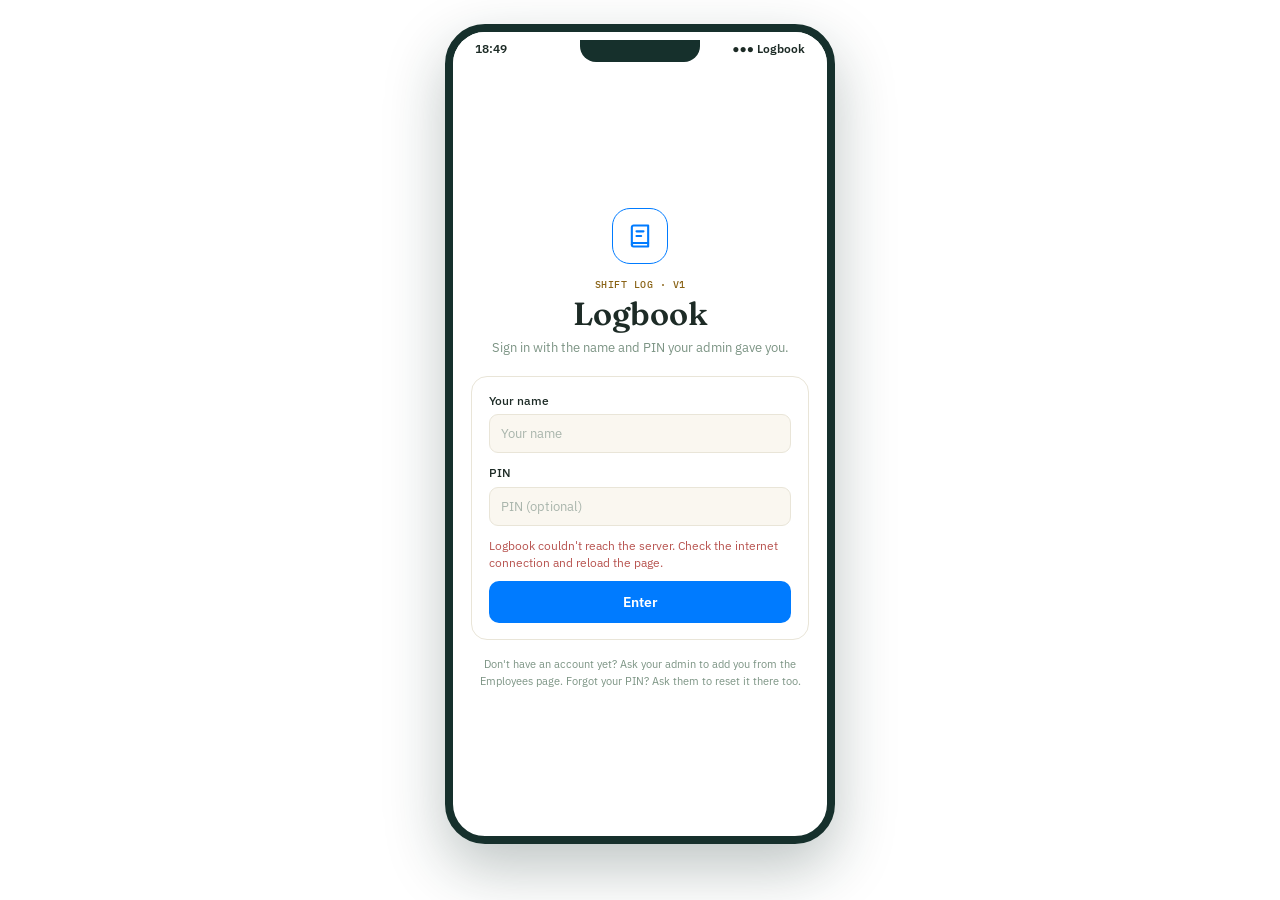
<file: index.html>
<!DOCTYPE html>
<html lang="en">
<head>
<meta charset="UTF-8">
<meta name="viewport" content="width=device-width, initial-scale=1.0, viewport-fit=cover">
<title>Logbook — Tasks, timed right</title>
<meta name="description" content="Logbook: assign and track tasks, log progress, clock attendance and run team reports. Installable, works offline.">

<!-- PWA metadata -->
<link rel="manifest" href="manifest.json">
<meta name="theme-color" content="#FFFFFF">
<meta name="mobile-web-app-capable" content="yes">
<meta name="apple-mobile-web-app-capable" content="yes">
<meta name="apple-mobile-web-app-status-bar-style" content="default">
<meta name="apple-mobile-web-app-title" content="Logbook">
<link rel="apple-touch-icon" href="assets/icons/apple-touch-icon.png">
<link rel="icon" href="assets/icons/favicon-32.png" sizes="32x32" type="image/png">
<link rel="icon" href="assets/icons/favicon-16.png" sizes="16x16" type="image/png">

<!-- iOS launch screens -->
<link rel="apple-touch-startup-image" href="assets/splash/splash-750x1334.png" media="(device-width: 375px) and (device-height: 667px) and (-webkit-device-pixel-ratio: 2) and (orientation: portrait)">
<link rel="apple-touch-startup-image" href="assets/splash/splash-828x1792.png" media="(device-width: 414px) and (device-height: 896px) and (-webkit-device-pixel-ratio: 2) and (orientation: portrait)">
<link rel="apple-touch-startup-image" href="assets/splash/splash-1125x2436.png" media="(device-width: 375px) and (device-height: 812px) and (-webkit-device-pixel-ratio: 3) and (orientation: portrait)">
<link rel="apple-touch-startup-image" href="assets/splash/splash-1170x2532.png" media="(device-width: 390px) and (device-height: 844px) and (-webkit-device-pixel-ratio: 3) and (orientation: portrait)">
<link rel="apple-touch-startup-image" href="assets/splash/splash-1179x2556.png" media="(device-width: 393px) and (device-height: 852px) and (-webkit-device-pixel-ratio: 3) and (orientation: portrait)">
<link rel="apple-touch-startup-image" href="assets/splash/splash-1206x2622.png" media="(device-width: 402px) and (device-height: 874px) and (-webkit-device-pixel-ratio: 3) and (orientation: portrait)">
<link rel="apple-touch-startup-image" href="assets/splash/splash-1242x2208.png" media="(device-width: 414px) and (device-height: 736px) and (-webkit-device-pixel-ratio: 3) and (orientation: portrait)">
<link rel="apple-touch-startup-image" href="assets/splash/splash-1242x2688.png" media="(device-width: 414px) and (device-height: 896px) and (-webkit-device-pixel-ratio: 3) and (orientation: portrait)">
<link rel="apple-touch-startup-image" href="assets/splash/splash-1290x2796.png" media="(device-width: 430px) and (device-height: 932px) and (-webkit-device-pixel-ratio: 3) and (orientation: portrait)">
<link rel="apple-touch-startup-image" href="assets/splash/splash-1320x2868.png" media="(device-width: 440px) and (device-height: 956px) and (-webkit-device-pixel-ratio: 3) and (orientation: portrait)">
<link rel="apple-touch-startup-image" href="assets/splash/splash-1620x2160.png" media="(device-width: 810px) and (device-height: 1080px) and (-webkit-device-pixel-ratio: 2) and (orientation: portrait)">
<link rel="apple-touch-startup-image" href="assets/splash/splash-1640x2360.png" media="(device-width: 820px) and (device-height: 1180px) and (-webkit-device-pixel-ratio: 2) and (orientation: portrait)">
<link rel="apple-touch-startup-image" href="assets/splash/splash-1668x2388.png" media="(device-width: 834px) and (device-height: 1194px) and (-webkit-device-pixel-ratio: 2) and (orientation: portrait)">
<link rel="apple-touch-startup-image" href="assets/splash/splash-2048x2732.png" media="(device-width: 1024px) and (device-height: 1366px) and (-webkit-device-pixel-ratio: 2) and (orientation: portrait)">

<link rel="stylesheet" href="assets/css/style.css">
</head>
<body>

<div class="phone" id="app">
  <div class="notch"></div>
  <div class="statusbar">
    <span id="statusclock">9:41</span>
    <span>●●● Logbook</span>
  </div>

  <!-- ============ SIGN IN ============ -->
  <div id="loginScreen" class="login-screen">
    <div class="login-inner">
      <div class="login-badge" aria-hidden="true">
        <svg viewBox="0 0 24 24" fill="none" stroke="currentColor" stroke-width="1.8" stroke-linecap="round" stroke-linejoin="round"><path d="M5 4.5A1.5 1.5 0 0 1 6.5 3H19v15H6.5A1.5 1.5 0 0 0 5 19.5z"/><path d="M5 19.5A1.5 1.5 0 0 0 6.5 21H19v-3"/><path d="M9 8h6M9 12h4"/></svg>
      </div>
      <div class="login-mark">SHIFT LOG · V1</div>
      <h1 class="login-title">Logbook</h1>
      <p class="login-sub">Sign in with the name and PIN your admin gave you.</p>

      <div class="card login-card" id="newUserRow">
        <div class="field">
          <label for="newUserInput">Your name</label>
          <input type="text" id="newUserInput" placeholder="Your name" maxlength="40" autocomplete="username">
        </div>
        <div class="field">
          <label for="newUserPin">PIN</label>
          <input type="password" inputmode="numeric" pattern="[0-9]*" maxlength="4" id="newUserPin" placeholder="PIN (optional)" autocomplete="current-password">
        </div>
        <p id="loginError" class="error-text" role="alert"></p>
        <button class="btn-primary" id="enterBtn" onclick="attemptLogin()">Enter</button>
      </div>
      <p class="footnote" style="text-align:center;">Don't have an account yet? Ask your admin to add you from the Employees page. Forgot your PIN? Ask them to reset it there too.</p>
    </div>
  </div>

  <!-- ============ APP ============ -->
  <div id="mainScreen" style="display:none;">
    <div class="main-wrap">
      <div class="screen" id="screen">
        <div class="app-header">
          <div class="header-lead">
            <button class="back-btn" id="backBtn" onclick="goBack()" aria-label="Back" title="Back">
              <svg viewBox="0 0 24 24" fill="none" stroke="currentColor" stroke-width="2" stroke-linecap="round" stroke-linejoin="round" aria-hidden="true"><path d="M15 18l-6-6 6-6"/></svg>
            </button>
            <div class="greet">
              <p id="pageKicker">—</p>
              <h1 id="pageTitle">Logbook</h1>
            </div>
          </div>
          <div class="header-actions">
            <button class="bell-btn" id="salesReportBtn" onclick="backToSalesReport()" aria-label="Back to Sales Report" title="Back to Sales Report" style="display:none;">
              <svg viewBox="0 0 24 24" fill="none" stroke="currentColor" stroke-width="1.8" stroke-linecap="round" stroke-linejoin="round" aria-hidden="true"><path d="M10 7H6a2 2 0 0 0-2 2v9a2 2 0 0 0 2 2h9a2 2 0 0 0 2-2v-4"/><path d="M14 4h6v6M20 4l-9 9"/></svg>
            </button>
            <button class="bell-btn" id="bellBtn" onclick="toggleNotifPanel()" aria-label="Notifications">
              <svg viewBox="0 0 24 24" fill="none" stroke="currentColor" stroke-width="1.8" stroke-linecap="round" stroke-linejoin="round" aria-hidden="true"><path d="M6 16V11a6 6 0 1 1 12 0v5l1.5 2.5h-15z"/><path d="M10 21h4"/></svg>
              <span class="bell-badge" id="bellBadge" style="display:none;">0</span>
            </button>
            <button class="avatar" id="avatarBtn" onclick="setTab('more')" aria-label="Account and more">
              <span id="avatarInitials" aria-hidden="true">LB</span>
              <span class="sr-only">Signed in as <b id="whoName"></b></span>
            </button>
          </div>
        </div>
        <div id="notifPanel" class="notif-panel" style="display:none;"></div>

        <main id="mainContent"></main>
      </div>

      <!-- ---------- TAB BAR ---------- -->
      <nav class="tabbar" id="tabBar" aria-label="Logbook sections">
        <button class="tab active" data-tab="mine" onclick="setTab('mine')" aria-label="Assigned to me">
          <svg viewBox="0 0 24 24" fill="none" stroke="currentColor" stroke-width="1.8" stroke-linecap="round" stroke-linejoin="round" aria-hidden="true"><rect x="5" y="4" width="14" height="17" rx="2"/><path d="M9 4V3h6v1M9 13l2 2 4-4"/></svg>
          <span>My tasks</span>
        </button>
        <button class="tab" data-tab="byme" onclick="setTab('byme')" aria-label="Assigned by me">
          <svg viewBox="0 0 24 24" fill="none" stroke="currentColor" stroke-width="1.8" stroke-linecap="round" stroke-linejoin="round" aria-hidden="true"><path d="M20 4 10.5 13.5M20 4l-6 16-3.5-6.5L4 10z"/></svg>
          <span>Given</span>
        </button>
        <button class="tab" data-tab="team" onclick="setTab('team')" aria-label="Team board">
          <svg viewBox="0 0 24 24" fill="none" stroke="currentColor" stroke-width="1.8" stroke-linecap="round" stroke-linejoin="round" aria-hidden="true"><circle cx="9" cy="8" r="3.2"/><path d="M3 20c.4-3.4 2.8-5.5 6-5.5s5.6 2.1 6 5.5"/><path d="M15.5 5.2a3.2 3.2 0 0 1 0 5.6M17.5 14.8c2 .6 3.2 2.4 3.5 5.2"/></svg>
          <span>Team</span>
        </button>
        <button class="tab" data-tab="new" onclick="setTab('new')" aria-label="Assign task">
          <svg viewBox="0 0 24 24" fill="none" stroke="currentColor" stroke-width="1.8" stroke-linecap="round" stroke-linejoin="round" aria-hidden="true"><rect x="3.5" y="3.5" width="17" height="17" rx="3"/><path d="M12 8v8M8 12h8"/></svg>
          <span>Assign</span>
        </button>
        <button class="tab" data-tab="attendance" onclick="setTab('attendance')" aria-label="Attendance">
          <svg viewBox="0 0 24 24" fill="none" stroke="currentColor" stroke-width="1.8" stroke-linecap="round" stroke-linejoin="round" aria-hidden="true"><circle cx="12" cy="12" r="9"/><path d="M12 7v5l3.5 2"/></svg>
          <span>Time</span>
        </button>
        <button class="tab" data-tab="more" onclick="setTab('more')" aria-label="More">
          <svg viewBox="0 0 24 24" fill="none" stroke="currentColor" stroke-width="1.8" stroke-linecap="round" stroke-linejoin="round" aria-hidden="true"><path d="M4 7h16M4 12h16M4 17h10"/></svg>
          <span>More</span>
        </button>
      </nav>
    </div>
  </div>

  <div class="toast" id="toast" role="status" aria-live="polite"></div>
</div>

<noscript><p style="padding:24px;text-align:center;">Logbook needs JavaScript to run.</p></noscript>

<script src="assets/js/config.js"></script>
<script src="assets/js/store.js"></script>
<script src="assets/js/app.js"></script>
<script src="assets/js/import-excel.js"></script>
<script src="assets/js/pwa.js" defer></script>
</body>
</html>
</file>
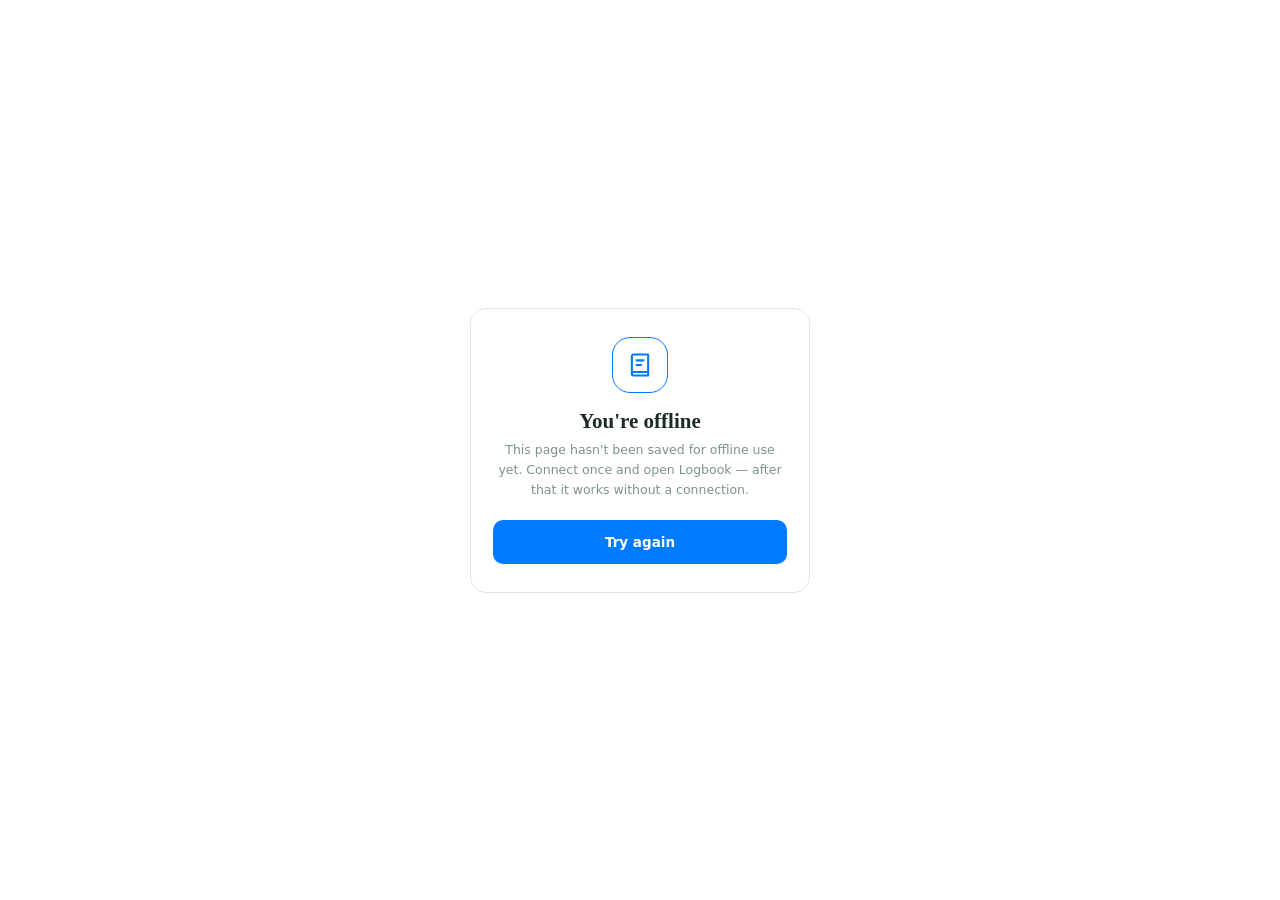
<file: offline.html>
<!DOCTYPE html>
<html lang="en">
<head>
<meta charset="UTF-8">
<meta name="viewport" content="width=device-width, initial-scale=1.0, viewport-fit=cover">
<meta name="theme-color" content="#FFFFFF">
<title>Offline — Logbook</title>
<style>
  :root{--ink:#1D2B26;--cream:#FAF7F0;--panel:#FFFFFF;--deep:#16302C;--deep-2:#1F3F39;--sage:#7C9484;--amber:#D9A22C;--line:#E9E5D8;}
  *{box-sizing:border-box;}
  html,body{margin:0;height:100%;}
  body{
    background:var(--panel);color:var(--ink);
    font-family:'IBM Plex Sans',system-ui,-apple-system,'Segoe UI',Roboto,Arial,sans-serif;
    display:flex;align-items:center;justify-content:center;text-align:center;
    padding:max(24px,env(safe-area-inset-top)) max(24px,env(safe-area-inset-right)) max(24px,env(safe-area-inset-bottom)) max(24px,env(safe-area-inset-left));
  }
  main{width:100%;max-width:340px;border:1px solid var(--line);border-radius:16px;padding:28px 22px;}
  .mark{
    width:56px;height:56px;border-radius:18px;margin:0 auto 16px;
    background:#FFFFFF;color:#007BFF;border:1.5px solid #007BFF;
    display:flex;align-items:center;justify-content:center;
  }
  .mark svg{width:28px;height:28px;}
  h1{font-family:'Fraunces',Georgia,serif;font-size:21px;font-weight:600;margin:0 0 6px;}
  p{color:var(--sage);font-size:12.5px;line-height:1.6;margin:0 auto 20px;}
  button{
    width:100%;background:#007BFF;color:#FFFFFF;border:none;border-radius:10px;
    padding:12px;font-family:inherit;font-size:13.5px;font-weight:600;cursor:pointer;min-height:44px;
  }
  button:hover,button:active{background:#0069D9;}
  button:focus-visible{outline:2px solid var(--amber);outline-offset:2px;}
</style>
</head>
<body>
  <main>
    <div class="mark" aria-hidden="true">
      <svg viewBox="0 0 24 24" fill="none" stroke="currentColor" stroke-width="1.8" stroke-linecap="round" stroke-linejoin="round"><path d="M5 4.5A1.5 1.5 0 0 1 6.5 3H19v15H6.5A1.5 1.5 0 0 0 5 19.5z"/><path d="M5 19.5A1.5 1.5 0 0 0 6.5 21H19v-3"/><path d="M9 8h6M9 12h4"/></svg>
    </div>
    <h1>You're offline</h1>
    <p>This page hasn't been saved for offline use yet. Connect once and open Logbook — after that it works without a connection.</p>
    <button type="button" onclick="location.reload()">Try again</button>
  </main>
  <script>
    // Come back automatically the moment the connection returns.
    window.addEventListener('online', function(){ location.reload(); });
  </script>
</body>
</html>
</file>
<file: assets/css/style.css>
/* LOGBOOK — Meridian design language.
 * Same tokens, type, cards, rows, badges, forms and bottom tab bar as the
 * Meridian app; every class below is driven by Logbook's own markup/data. */
/* ---------- FONTS (bundled, so the app looks the same offline) ---------- */
@font-face{font-family:'Fraunces'; font-style:normal; font-weight:500; font-display:swap; src:url('../fonts/fraunces-latin-500-normal.woff2') format('woff2');}
@font-face{font-family:'Fraunces'; font-style:normal; font-weight:600; font-display:swap; src:url('../fonts/fraunces-latin-600-normal.woff2') format('woff2');}
@font-face{font-family:'Fraunces'; font-style:normal; font-weight:700; font-display:swap; src:url('../fonts/fraunces-latin-700-normal.woff2') format('woff2');}
@font-face{font-family:'IBM Plex Sans'; font-style:normal; font-weight:400; font-display:swap; src:url('../fonts/ibm-plex-sans-latin-400-normal.woff2') format('woff2');}
@font-face{font-family:'IBM Plex Sans'; font-style:normal; font-weight:500; font-display:swap; src:url('../fonts/ibm-plex-sans-latin-500-normal.woff2') format('woff2');}
@font-face{font-family:'IBM Plex Sans'; font-style:normal; font-weight:600; font-display:swap; src:url('../fonts/ibm-plex-sans-latin-600-normal.woff2') format('woff2');}
@font-face{font-family:'IBM Plex Sans'; font-style:normal; font-weight:700; font-display:swap; src:url('../fonts/ibm-plex-sans-latin-700-normal.woff2') format('woff2');}
@font-face{font-family:'IBM Plex Mono'; font-style:normal; font-weight:500; font-display:swap; src:url('../fonts/ibm-plex-mono-latin-500-normal.woff2') format('woff2');}

:root{
  /* ---- Meridian tokens ---- */
  --ink:#1D2B26;
  --cream:#FAF7F0;
  --panel:#FFFFFF;
  --deep:#16302C;
  --deep-2:#1F3F39;
  --sage:#7C9484;
  --sage-soft:#E4EBE4;
  --amber:#D9A22C;
  --amber-soft:#F6E7C4;
  --line:#E9E5D8;
  --red:#B85450;
  --red-soft:#F4DEDD;
  --ok-ink:#3C5A48;
  --warn-ink:#8A6417;
  --btn:#007BFF;
  --btn-hover:#0069D9;
  --btn-text:#FFFFFF;

  /* ---- names the app script already uses inline, mapped onto the tokens ---- */
  --bg:var(--panel);
  --panel-2:var(--cream);
  --text:var(--ink);
  --muted:var(--sage);
  --rust:var(--red);
  --teal:var(--ok-ink);
  --steel:#5E7568;
  --blue:var(--deep);
  --blue-dark:var(--deep);
  --blue-light:var(--deep-2);

  /* Mobile-first: phones show the app full screen; tablets and desktops show the same
     phone layout inside Meridian's device frame (390 x 820). */
  --frame-w:390px;
  --frame-h:820px;
}
*{box-sizing:border-box; margin:0; padding:0;}
html,body{height:100%;}
body{
  font-family:'IBM Plex Sans', sans-serif;
  background:#FFFFFF;
  color:var(--ink);
  -webkit-font-smoothing:antialiased;
  display:flex;
  flex-direction:column;
  align-items:center;
  justify-content:flex-start;
  padding:24px 0;
  min-height:100vh;
  font-size:13px;
  line-height:1.45;
}
::selection{background:var(--amber-soft); color:var(--deep);}
h1,h2,h3,h4,.display{font-family:'Fraunces', serif; font-weight:600; letter-spacing:0; text-transform:none;}
.mono{font-family:'IBM Plex Mono', monospace; font-weight:500;}
button{font-family:inherit; cursor:pointer; color:inherit;}
input,select,textarea{font-family:inherit;}
b{font-weight:600;}
.sr-only{position:absolute; width:1px; height:1px; overflow:hidden; clip:rect(0 0 0 0); white-space:nowrap;}

/* ---------- FRAME ---------- */
.phone{
  width:var(--frame-w);
  max-width:94vw;
  background:var(--panel);
  border-radius:40px;
  border:8px solid var(--deep);
  box-shadow:0 24px 60px rgba(22,48,44,0.28);
  overflow:hidden;
  position:relative;
  height:var(--frame-h);
  max-height:92vh;
  display:flex;
  flex-direction:column;
  flex-shrink:0;
}
.notch{
  position:absolute; top:8px; left:50%; transform:translateX(-50%);
  width:120px; height:22px; background:var(--deep); border-radius:0 0 16px 16px;
  z-index:20;
}
.statusbar{
  height:34px; flex-shrink:0;
  display:flex; align-items:center; justify-content:space-between;
  padding:0 22px; font-size:12px; font-weight:600; color:var(--ink);
  background:var(--panel);
}
/* ---------- REAL MOBILE / INSTALLED APP: DROP THE FRAME ---------- */
@media (max-width: 480px), (display-mode: standalone) {
  body{padding:0; align-items:stretch; height:100vh; height:100dvh; min-height:0;}
  .phone{
    width:100%; max-width:100%;
    height:auto; max-height:none; min-height:0; flex:1 1 auto;
    border:none; border-radius:0; box-shadow:none;
  }
  .notch{display:none;}
  .statusbar{display:none;}
}

#mainScreen{flex:1; min-height:0;}
.main-wrap{height:100%; display:flex; flex-direction:column;}
.screen{
  flex:1; overflow-y:auto; -webkit-overflow-scrolling:touch;
  padding:0 18px 18px;
  background:var(--panel);
  position:relative;
  container-type:inline-size;
}
.screen::-webkit-scrollbar{display:none;}
.screen{scrollbar-width:none;}

/* installed app on a large screen: no frame, but keep the phone-width column */
@media (min-width: 900px) and (display-mode: standalone){
  .app-header, #mainContent, .tabbar{width:100%; max-width:480px; margin-left:auto; margin-right:auto;}
  .tabbar{max-width:none;}
}

/* ---------- APP HEADER ---------- */
.app-header{
  display:flex; justify-content:space-between; align-items:center; gap:12px;
  padding:6px 2px 16px;
}
.app-header .greet{min-width:0;}
.header-lead{display:flex; align-items:center; gap:10px; min-width:0;}
.back-btn{
  width:36px; height:36px; border-radius:50%; border:none; flex-shrink:0;
  background:var(--btn); color:var(--btn-text);
  display:flex; align-items:center; justify-content:center;
}
.back-btn:hover{background:var(--btn-hover);}
.back-btn:disabled{opacity:0.45; cursor:default;}
.back-btn svg{width:18px; height:18px;}
.app-header .greet p{font-size:11px; color:var(--sage); font-weight:500;}
.app-header .greet h1{font-size:21px; font-weight:600; margin-top:1px; overflow-wrap:anywhere;}
.kicker-back{
  background:none; border:none; padding:0; font-size:11px; font-weight:600; color:var(--sage);
  display:inline-flex; align-items:center; gap:3px;
}
.kicker-back:hover{color:var(--deep);}
.kicker-back svg{width:12px; height:12px;}
.header-actions{display:flex; align-items:center; gap:10px; flex-shrink:0;}
.avatar{
  width:36px; height:36px; border-radius:50%; border:none;
  background:var(--amber-soft);
  display:flex; align-items:center; justify-content:center;
  font-family:'Fraunces', serif; font-weight:600; color:var(--deep); font-size:13px;
  flex-shrink:0;
}
.bell-btn{
  position:relative; width:36px; height:36px; border-radius:50%;
  border:1px solid var(--line); background:var(--cream); color:var(--deep);
  display:flex; align-items:center; justify-content:center;
}
.bell-btn svg{width:18px; height:18px;}
.bell-badge{
  position:absolute; top:-4px; right:-4px; background:var(--red); color:#fff;
  font-size:9px; font-weight:700; border-radius:9px; padding:1px 4px; min-width:16px; text-align:center;
  border:2px solid var(--panel);
}

/* ---------- NOTIFICATIONS ---------- */
.notif-panel{
  position:absolute; right:18px; top:52px; width:320px; max-width:calc(100% - 36px);
  background:var(--panel); border:1px solid var(--line); border-radius:16px;
  box-shadow:0 14px 34px rgba(22,48,44,0.18); z-index:60; max-height:400px; overflow-y:auto;
}
.notif-panel-head{display:flex; justify-content:space-between; align-items:center; padding:13px 16px 9px;}
.notif-panel-head span{font-family:'Fraunces', serif; font-size:15px; font-weight:600;}
.notif-item{padding:10px 16px; border-top:1px solid var(--line); font-size:12.5px;}
.notif-item.unread{background:var(--cream); font-weight:500;}
.notif-item .ts{color:var(--sage); font-size:10.5px; margin-top:3px;}

#mainContent{animation:fade .18s ease;}
@keyframes fade{from{opacity:0; transform:translateY(4px);} to{opacity:1; transform:translateY(0);}}

/* ---------- SIGN IN ---------- */
.login-screen{
  flex:1; min-height:0; overflow-y:auto; display:flex; flex-direction:column; align-items:center; justify-content:center;
  padding:28px 18px;
}
.login-inner{width:100%; max-width:354px; text-align:center;}
.login-badge{
  width:56px; height:56px; border-radius:18px; margin:0 auto 14px;
  background:#FFFFFF; color:var(--btn); border:1.5px solid var(--btn);
  display:flex; align-items:center; justify-content:center;
}
.login-badge svg{width:28px; height:28px;}
.login-mark{font-family:'IBM Plex Mono', monospace; font-size:10px; letter-spacing:0.5px; color:var(--warn-ink); margin-bottom:4px;}
.login-title{font-size:32px; font-weight:600; line-height:1.1;}
.login-sub{color:var(--sage); font-size:12.5px; margin:6px auto 20px; max-width:300px;}
.login-card{text-align:left;}
#loginError{display:block; margin:0 0 10px; min-height:0;}
#loginError:empty{display:none;}

/* ---------- HERO (clock in / out) ---------- */
.hero{
  background:#FFFFFF;
  border:1px solid var(--line);
  border-radius:20px;
  padding:20px;
  color:var(--ink);
  margin-bottom:16px;
  position:relative;
  overflow:hidden;
}
.hero::after{
  content:""; position:absolute; right:-30px; top:-30px;
  width:120px; height:120px; border-radius:50%;
  border:1px solid rgba(217,162,44,0.25);
}
.hero .label{font-family:'IBM Plex Mono', monospace; font-size:10px; letter-spacing:0.5px; color:var(--warn-ink); margin-bottom:6px;}
.hero .time{font-family:'Fraunces', serif; font-size:32px; font-weight:600; font-variant-numeric:tabular-nums;}
.hero .sub{font-size:12px; color:var(--sage); margin-top:4px; margin-bottom:16px;}
.checkin-btn{
  width:100%; background:var(--btn); color:var(--btn-text); border:none;
  padding:13px; border-radius:12px; font-weight:600; font-size:14px; cursor:pointer;
  z-index:1; position:relative;
}
.checkin-btn:disabled{opacity:0.6; cursor:default;}
.checkin-btn.checked{background:var(--btn); color:var(--btn-text); border:1px solid var(--btn);}
.checkin-btn:hover{background:var(--btn-hover);}

/* ---------- STAT STRIP ---------- */
.stat-strip{display:flex; gap:10px; margin-bottom:16px; overflow-x:auto;}
.stat-strip::-webkit-scrollbar{display:none;}
.stat-strip{scrollbar-width:none;}
.stat-box{
  flex:1 0 auto; min-width:98px;
  border:1px solid var(--line); border-radius:14px; padding:12px 14px;
}
.stat-box .num{font-family:'Fraunces', serif; font-size:20px; font-weight:600; color:var(--ink);}
.stat-box .lbl{font-size:10.5px; color:var(--sage); margin-top:2px;}

/* ---------- CARDS ---------- */
.card, .form-card, .task, .status-row, .emp-row{
  border:1px solid var(--line); border-radius:16px; padding:16px 17px; margin-bottom:14px;
  background:var(--panel);
}
.card h3, .form-card h3{
  font-size:15px; font-weight:600;
  margin-bottom:10px; display:flex; justify-content:space-between; align-items:center; gap:10px;
}
.section-head{
  display:flex; align-items:center; justify-content:space-between; gap:10px; flex-wrap:wrap;
  margin:6px 2px 10px;
}
.section-head h2{font-size:15px !important; font-weight:600;}
.section-head .count{font-size:11px; color:var(--sage); font-weight:500;}
.lede{color:var(--sage); font-size:12px; line-height:1.6; margin:-2px 2px 14px;}
.footnote{font-size:10.5px; color:var(--sage); line-height:1.6; padding:2px 2px 4px;}
.toolbar{display:flex; gap:8px; flex-wrap:wrap; align-items:center;}

/* ---------- ROWS (Meridian row-item) ---------- */
.row-item{
  display:flex; justify-content:space-between; align-items:center; gap:10px;
  padding:9px 0; border-bottom:1px solid var(--line); font-size:13px;
}
.row-item:last-child{border-bottom:none;}
.pname{font-weight:500;}
.psub{color:var(--sage); font-size:11.5px; margin-top:1px;}
.mini-row{display:flex; justify-content:space-between; gap:12px; font-size:12px; padding:5px 0; color:var(--ink);}
.mini-row span:first-child{color:var(--sage); flex-shrink:0;}
.mini-row span:last-child{text-align:right;}
button.row-item{width:100%; background:none; border:none; border-bottom:1px solid var(--line); text-align:left; font-family:inherit;}
button.row-item:last-child{border-bottom:none;}
.row-lead{display:flex; align-items:center; gap:12px; min-width:0;}
.row-icon{
  width:34px; height:34px; border-radius:11px; background:var(--sage-soft); color:var(--deep);
  display:flex; align-items:center; justify-content:center; flex-shrink:0;
}
.row-icon svg{width:18px; height:18px;}
.row-chev{color:var(--sage); flex-shrink:0; display:flex;}
.row-chev svg{width:15px; height:15px;}
.row-item.danger .pname{color:var(--red);}
.row-item.danger .row-icon{background:var(--red-soft); color:var(--red);}

/* ---------- BADGES ---------- */
.badge{
  font-size:10.5px; font-weight:600; padding:4px 9px; border-radius:20px; white-space:nowrap;
  display:inline-flex; align-items:center; gap:5px;
}
.badge svg{width:11px; height:11px;}
.badge.ok, .badge.completed{background:var(--sage-soft); color:var(--ok-ink);}
.badge.pending, .badge.in_progress, .badge.stale{background:var(--amber-soft); color:var(--warn-ink);}
.badge.no, .badge.overdue{background:var(--red-soft); color:var(--red);}
.badge.open, .badge.repeat{background:var(--cream); color:var(--deep); border:1px solid var(--line);}
.admin-badge{
  font-size:10px; font-weight:600; padding:3px 8px; border-radius:20px;
  background:var(--amber-soft); color:var(--warn-ink); display:inline-block; vertical-align:1px;
}
.admin-badge.role{background:var(--sage-soft); color:var(--ok-ink);}
.swatch{width:9px; height:9px; border-radius:50%; display:inline-block; flex-shrink:0;}
.status-select{
  width:auto !important; max-width:180px;
  border:1px solid var(--line); border-radius:20px !important;
  padding:4px 9px !important; font-size:10.5px !important; font-weight:600;
}

/* ---------- TASK CARD ---------- */
.task-top{display:flex; justify-content:space-between; gap:14px; align-items:flex-start;}
.task-title{font-size:14px; font-weight:600; margin-bottom:6px; overflow-wrap:anywhere;}
.task-meta{font-size:11.5px; color:var(--sage); display:flex; gap:6px 8px; flex-wrap:wrap; align-items:center;}
.task-meta b{color:var(--ink); font-weight:500;}
.task-meta .sep{opacity:0.5;}
.task-meta .mono{font-size:11px;}
.task-desc{font-size:12.5px; color:var(--steel); margin-top:9px; overflow-wrap:anywhere; white-space:pre-line;}
.task .task{margin-bottom:10px;}
.gauge{position:relative; width:44px; height:44px; flex-shrink:0;}
.gauge svg{transform:rotate(-90deg);}
.gauge-val{
  position:absolute; inset:0; display:flex; align-items:center; justify-content:center;
  font-family:'IBM Plex Mono', monospace; font-size:10.5px; font-weight:500;
}
.progress-track{background:var(--sage-soft); border-radius:5px; height:6px; margin-top:12px; overflow:hidden;}
.progress-fill{height:100%; background:var(--amber); border-radius:5px; transition:width .3s;}
.task-actions{display:flex; gap:8px; margin-top:12px; flex-wrap:wrap;}

/* ---------- BUTTONS ---------- */
.btn-primary, .btn-amber, .btn-blue{
  background:var(--btn); color:var(--btn-text); border:none;
  padding:12px 16px; border-radius:10px; font-weight:600; font-size:13.5px; cursor:pointer;
  display:inline-flex; align-items:center; justify-content:center; gap:7px; white-space:nowrap;
}
.btn-primary, .btn-amber{width:100%;}
.btn-primary svg, .btn-amber svg, .btn-blue svg{width:16px; height:16px;}
.btn-primary:hover, .btn-amber:hover, .btn-blue:hover{background:var(--btn-hover);}
.btn-primary:disabled, .btn-amber:disabled, .btn-blue:disabled, .btn-sm:disabled{opacity:0.45; cursor:default;}
.btn-blue-outline{background:var(--btn); color:var(--btn-text); border:1px solid var(--btn);}
.btn-blue-outline:hover{background:var(--btn-hover);}
.btn-blue-sm{padding:6px 11px; border-radius:8px; font-size:11.5px;}
.btn-sm{
  font-size:11.5px; color:var(--btn-text); border:1px solid var(--btn); padding:6px 10px;
  border-radius:8px; background:var(--btn); font-weight:600; white-space:nowrap;
  display:inline-flex; align-items:center; justify-content:center; gap:5px; flex:0 0 auto !important; min-width:0 !important;
}
.btn-sm svg{width:13px; height:13px;}
.btn-sm:hover{background:var(--btn-hover); border-color:var(--btn-hover);}
.btn-sm.primary, .btn-sm.done, .btn-sm.danger{background:var(--btn); color:var(--btn-text); border-color:var(--btn);}
.btn-sm.primary:hover, .btn-sm.done:hover, .btn-sm.danger:hover{background:var(--btn-hover); border-color:var(--btn-hover);}
.report-toolbar{display:flex; gap:8px; flex-wrap:wrap; margin-top:14px;}

/* ---------- FORMS ---------- */
.field{margin-bottom:12px;}
.field label, .field-label{font-size:11.5px; font-weight:500; display:block; margin-bottom:5px; color:var(--ink);}
input[type=text], input[type=password], input[type=number], input[type=date], textarea, select{
  width:100%; border:1px solid var(--line); border-radius:9px; padding:10px 11px;
  font-family:'IBM Plex Sans', sans-serif; font-size:13px; background:var(--cream); color:var(--ink);
}
textarea{resize:vertical; min-height:60px;}
input::placeholder, textarea::placeholder{color:#A9B5AC;}
input[type=checkbox]{width:auto; accent-color:var(--deep);}
input[type=color]{
  -webkit-appearance:none; appearance:none; width:42px; height:40px; padding:3px; flex:0 0 42px !important; min-width:0 !important;
  background:var(--cream); border:1px solid var(--line); border-radius:9px; cursor:pointer;
}
input[type=color]::-webkit-color-swatch-wrapper{padding:0;}
input[type=color]::-webkit-color-swatch{border:none; border-radius:6px;}
.form-row{display:flex; gap:10px; margin-bottom:12px; flex-wrap:wrap; align-items:flex-end;}
.form-row > *{flex:1; min-width:120px;}
.check-label{display:flex; align-items:center; gap:7px; font-size:12px; color:var(--steel); cursor:pointer;}
.search-box{position:relative;}
.search-box svg{position:absolute; left:12px; top:50%; transform:translateY(-50%); width:16px; height:16px; color:var(--sage); pointer-events:none;}
.search-box input{padding-left:36px;}
input[type=search]{
  width:100%; border:1px solid var(--line); border-radius:9px; padding:10px 11px 10px 36px;
  font-family:'IBM Plex Sans', sans-serif; font-size:13px; background:var(--cream); color:var(--ink); -webkit-appearance:none; appearance:none;
}
.search-results{border:1px solid var(--line); border-radius:14px; padding:2px 12px; margin-top:8px; background:var(--panel);}
.search-results .avatar{width:32px; height:32px; font-size:12px;}
.team-search{margin-bottom:14px;}
.assign-toggle{display:flex; gap:4px; margin-bottom:14px; background:var(--cream); border:1px solid var(--line); border-radius:12px; padding:4px;}
.assign-toggle button{
  flex:1; padding:9px; border-radius:9px; border:none; background:transparent;
  color:var(--sage); font-size:12.5px; font-weight:600;
}
.assign-toggle button.active{background:var(--btn); color:var(--btn-text);}
.assign-toggle button:disabled{opacity:0.45; cursor:default;}
.self-assign-note{
  font-size:12px; color:var(--ok-ink); background:var(--sage-soft);
  border-radius:9px; padding:10px 11px; align-self:stretch;
}
.update-form{margin-top:12px; padding-top:12px; border-top:1px dashed var(--line); display:none;}
.update-form.show{display:block;}
.error-text{color:var(--red); font-size:11.5px; margin-top:6px; display:none;}
.form-msg{margin-top:10px; font-size:12px; color:var(--ok-ink); background:var(--sage-soft); padding:8px 11px; border-radius:9px;}
.form-msg.error{background:var(--red-soft); color:var(--red);}
.file-input{font-size:12px; max-width:100%; color:var(--steel);}
.file-input::file-selector-button{
  font-family:inherit; font-size:11.5px; font-weight:600; color:var(--btn-text); background:var(--btn);
  border:1px solid var(--btn); border-radius:8px; padding:6px 10px; margin-right:8px; cursor:pointer;
}

/* ---------- ACTIVITY LOG ---------- */
.log-list{margin-top:12px; padding-top:8px; border-top:1px dashed var(--line);}
.log-entry{display:flex; gap:10px; font-size:11.5px; color:var(--steel); padding:5px 0; align-items:baseline;}
.log-entry .ts{font-family:'IBM Plex Mono', monospace; font-size:10.5px; color:var(--sage); flex-shrink:0;}
.log-link{background:none; border:none; color:var(--sage); font-size:11px; font-weight:500; text-decoration:underline; text-underline-offset:2px; padding:0; white-space:nowrap;}
.log-link:hover{color:var(--deep);}
.log-link.danger:hover{color:var(--red);}
.comment-form{margin-top:10px; display:flex; flex-direction:column; align-items:flex-start; gap:8px;}
.comment-form textarea{min-height:56px;}
.log-entry-edit{background:var(--cream); border-radius:12px; padding:12px; margin:6px 0;}

/* ---------- TABLES ---------- */
.table-card{border:1px solid var(--line); border-radius:16px; overflow-x:auto; margin-bottom:14px; background:var(--panel);}
.roster-table{width:100%; border-collapse:collapse;}
.roster-table th{
  text-align:left; font-size:10.5px; color:var(--sage); font-weight:600; white-space:nowrap;
  padding:11px 12px 9px; border-bottom:1px solid var(--line); background:var(--cream);
}
.roster-table td{padding:10px 12px; border-bottom:1px solid var(--line); font-size:12.5px; vertical-align:middle;}
.roster-table td.mono{font-size:11.5px; white-space:nowrap;}
.roster-table tr:last-child td{border-bottom:none;}
.roster-table a{color:var(--deep); font-weight:500;}
.roster-table td.expand{background:var(--cream); padding:14px;}
.name-cell{font-weight:500; white-space:nowrap;}
.row-actions{display:flex; gap:6px; flex-wrap:nowrap;}
.mini-bar-track{background:var(--sage-soft); border-radius:5px; height:6px; width:80px; overflow:hidden;}
.mini-bar-fill{height:100%; border-radius:5px;}

/* ---------- LISTS: statuses of people / departments ---------- */
.status-row, .emp-row{display:flex; align-items:center; gap:12px; padding:12px 14px; margin-bottom:10px; flex-wrap:wrap;}
.status-row .st-name{flex:1; font-weight:500; font-size:13px;}
.sub-row{display:flex; align-items:center; gap:10px; padding:8px 11px; background:var(--cream); border-radius:10px;}
.emp-row .emp-main{flex:1; min-width:140px;}
.emp-row .emp-name{font-weight:500; font-size:13px;}
.emp-row .emp-meta{font-size:11.5px; color:var(--sage); margin-top:1px;}
.online-dot{width:8px; height:8px; border-radius:50%; display:inline-block; margin-right:6px; flex-shrink:0;}
.online-dot.on{background:#4E8A65; box-shadow:0 0 0 3px var(--sage-soft);}
.online-dot.off{background:#C9CFC8;}
.gps-note{font-size:10.5px; color:var(--sage); text-align:center; margin-top:8px;}

/* ---------- REPORTS ---------- */
.report-detail-head{
  display:flex; align-items:center; justify-content:space-between; flex-wrap:wrap; gap:10px;
  padding-bottom:12px; margin-bottom:4px; border-bottom:1px solid var(--line);
}
.report-detail-head h3{margin:0;}
.report-detail-head .count{font-size:11px; color:var(--sage);}
.chart-title{margin:14px 0 10px; font-family:'IBM Plex Sans', sans-serif; font-size:11.5px; color:var(--sage); font-weight:500;}
.period-chips{display:flex; gap:8px; flex-wrap:wrap; margin-bottom:12px;}

/* ---------- EMPTY / LOADING ---------- */
.empty{text-align:center; padding:18px 6px; color:var(--sage); font-size:12.5px;}
.empty .em-mark{font-family:'IBM Plex Mono', monospace; color:var(--warn-ink); font-size:10px; letter-spacing:0.5px; margin-bottom:6px;}
.loading-note{color:var(--sage); font-size:12.5px; text-align:center; padding:40px;}

/* ---------- BOTTOM NAV ---------- */
.tabbar{
  flex-shrink:0;
  display:flex; justify-content:center;
  border-top:1px solid var(--line);
  background:var(--panel);
  padding:8px 4px calc(10px + env(safe-area-inset-bottom, 8px));
}
.tab{
  flex:1; max-width:112px; display:flex; flex-direction:column; align-items:center; gap:4px;
  border:none; background:none; cursor:pointer; color:var(--sage);
  padding:4px 0; min-width:0;
}
.tab.active{color:var(--deep);}
.tab svg{width:20px; height:20px;}
.tab span{font-size:9.5px; font-weight:600; white-space:nowrap;}

/* ---------- TOAST ---------- */
.toast{
  position:absolute; bottom:calc(78px + env(safe-area-inset-bottom, 0px)); left:50%; transform:translateX(-50%);
  background:var(--deep); color:var(--cream); max-width:calc(100% - 36px);
  padding:10px 16px; border-radius:12px; font-size:12.5px; font-weight:500; opacity:0; pointer-events:none;
  transition:opacity .25s, transform .25s; z-index:80; text-align:center;
  box-shadow:0 10px 26px rgba(22,48,44,0.28);
}
.toast.show{opacity:1; transform:translateX(-50%) translateY(-6px);}
.toast.error{background:var(--red); color:#fff;}

/* ---------- ACCESSIBILITY / STATES ---------- */
a:focus-visible, button:focus-visible, select:focus-visible, input:focus-visible, textarea:focus-visible{
  outline:2px solid var(--amber); outline-offset:2px; border-radius:6px;
}
input:focus, select:focus, textarea:focus{outline:none; border-color:var(--sage);}
@media (prefers-reduced-motion: reduce){
  #mainContent{animation:none;}
  .toast, .progress-fill{transition:none;}
}

/* ---------- SMALL-SCREEN TABLE HELPERS ---------- */
.roster-table td:has(> .online-dot){white-space:nowrap;}
/* expanded rows (employee tasks / comment box) stay readable while the table scrolls sideways */
.roster-table td.expand > *{position:sticky; left:14px; width:calc(100vw - 66px) !important; max-width:354px;}
@supports (width: 1cqw){
  .roster-table td.expand > *{width:calc(100cqw - 30px) !important; max-width:none;}
}

/* =====================================================================
   PWA LAYER — install/update cards, online/offline strip, touch polish
   ===================================================================== */
/* ---- install / standalone polish ---- */
html{-webkit-text-size-adjust:100%;text-size-adjust:100%;}
button,.tab,select,input[type="checkbox"],input[type="radio"]{touch-action:manipulation;} /* no 300 ms tap delay */
button{-webkit-tap-highlight-color:rgba(217,162,44,.18);}

/* keep content clear of notches / rounded corners when the frame is dropped
   (only has an effect because index.html sets viewport-fit=cover) */
@media (max-width:480px), (display-mode:standalone){
  .phone{padding-left:env(safe-area-inset-left);padding-right:env(safe-area-inset-right);}
  .screen,.login-screen{padding-top:calc(10px + env(safe-area-inset-top));}
}

/* ---- touch devices: bigger hit targets, no iOS focus-zoom ---- */
@media (pointer:coarse){
  .btn-sm{padding:8px 12px;}
  .log-link{padding:6px 2px;}
  input:not([type="checkbox"]):not([type="radio"]):not([type="color"]),select,textarea{font-size:16px;}
  .status-select{font-size:12px !important;}
}

/* ---- online/offline strip (first child of <body>) ---- */
.pwa-status{
  display:none;align-self:stretch;flex-shrink:0;
  height:32px;line-height:32px;padding:0 12px;text-align:center;
  font-size:12px;font-weight:600;
  padding-top:env(safe-area-inset-top);box-sizing:content-box;
}
.pwa-status.show{display:block;}
.pwa-status.offline{background:var(--red,#B85450);color:#fff;}
.pwa-status.online{background:var(--sage-soft,#E4EBE4);color:#3C5A48;}
@media (min-width:481px) and (display-mode:browser){
  .pwa-status{position:fixed;top:0;left:0;right:0;z-index:100;}
}

/* ---- install / update cards ---- */
.pwa-dock{
  position:fixed;left:0;right:0;bottom:calc(76px + env(safe-area-inset-bottom));z-index:45;
  display:flex;flex-direction:column;align-items:center;gap:8px;
  padding:0 14px;pointer-events:none;
}
.pwa-card{
  pointer-events:auto;width:100%;max-width:420px;
  display:flex;align-items:center;justify-content:space-between;gap:12px;flex-wrap:wrap;
  background:var(--panel,#FFFFFF);border:1px solid var(--line,#E9E5D8);border-radius:16px;
  padding:13px 15px;color:var(--ink,#1D2B26);font-size:13px;
  box-shadow:0 14px 34px rgba(22,48,44,.2);
}
.pwa-card-text{display:flex;flex-direction:column;gap:2px;flex:1;min-width:180px;}
.pwa-card-text b{font-family:'Fraunces',serif;font-size:15px;font-weight:600;}
.pwa-card-text span{color:var(--sage,#7C9484);font-size:11.5px;line-height:1.4;}
.pwa-card-text span b{font-family:inherit;font-size:inherit;color:var(--ink,#1D2B26);}
.pwa-card-actions{display:flex;gap:8px;margin-left:auto;}
.pwa-btn{
  background:var(--btn,#007BFF);color:var(--btn-text,#FFFFFF);border:none;border-radius:10px;
  padding:9px 16px;font-size:12.5px;font-weight:600;min-height:38px;
}
.pwa-btn:disabled{opacity:.6;}
.pwa-btn:hover{background:var(--btn-hover,#0069D9);}
.pwa-btn-ghost{background:var(--btn,#007BFF);color:var(--btn-text,#FFFFFF);border:1px solid var(--btn,#007BFF);}
.pwa-btn:focus-visible{outline:2px solid var(--amber,#D9A22C);outline-offset:2px;}

/* ---- installed (standalone) window ---- */
html.pwa-standalone body{overscroll-behavior-y:none;}
@media print{ .pwa-status,.pwa-dock{display:none !important;} }
</file>
